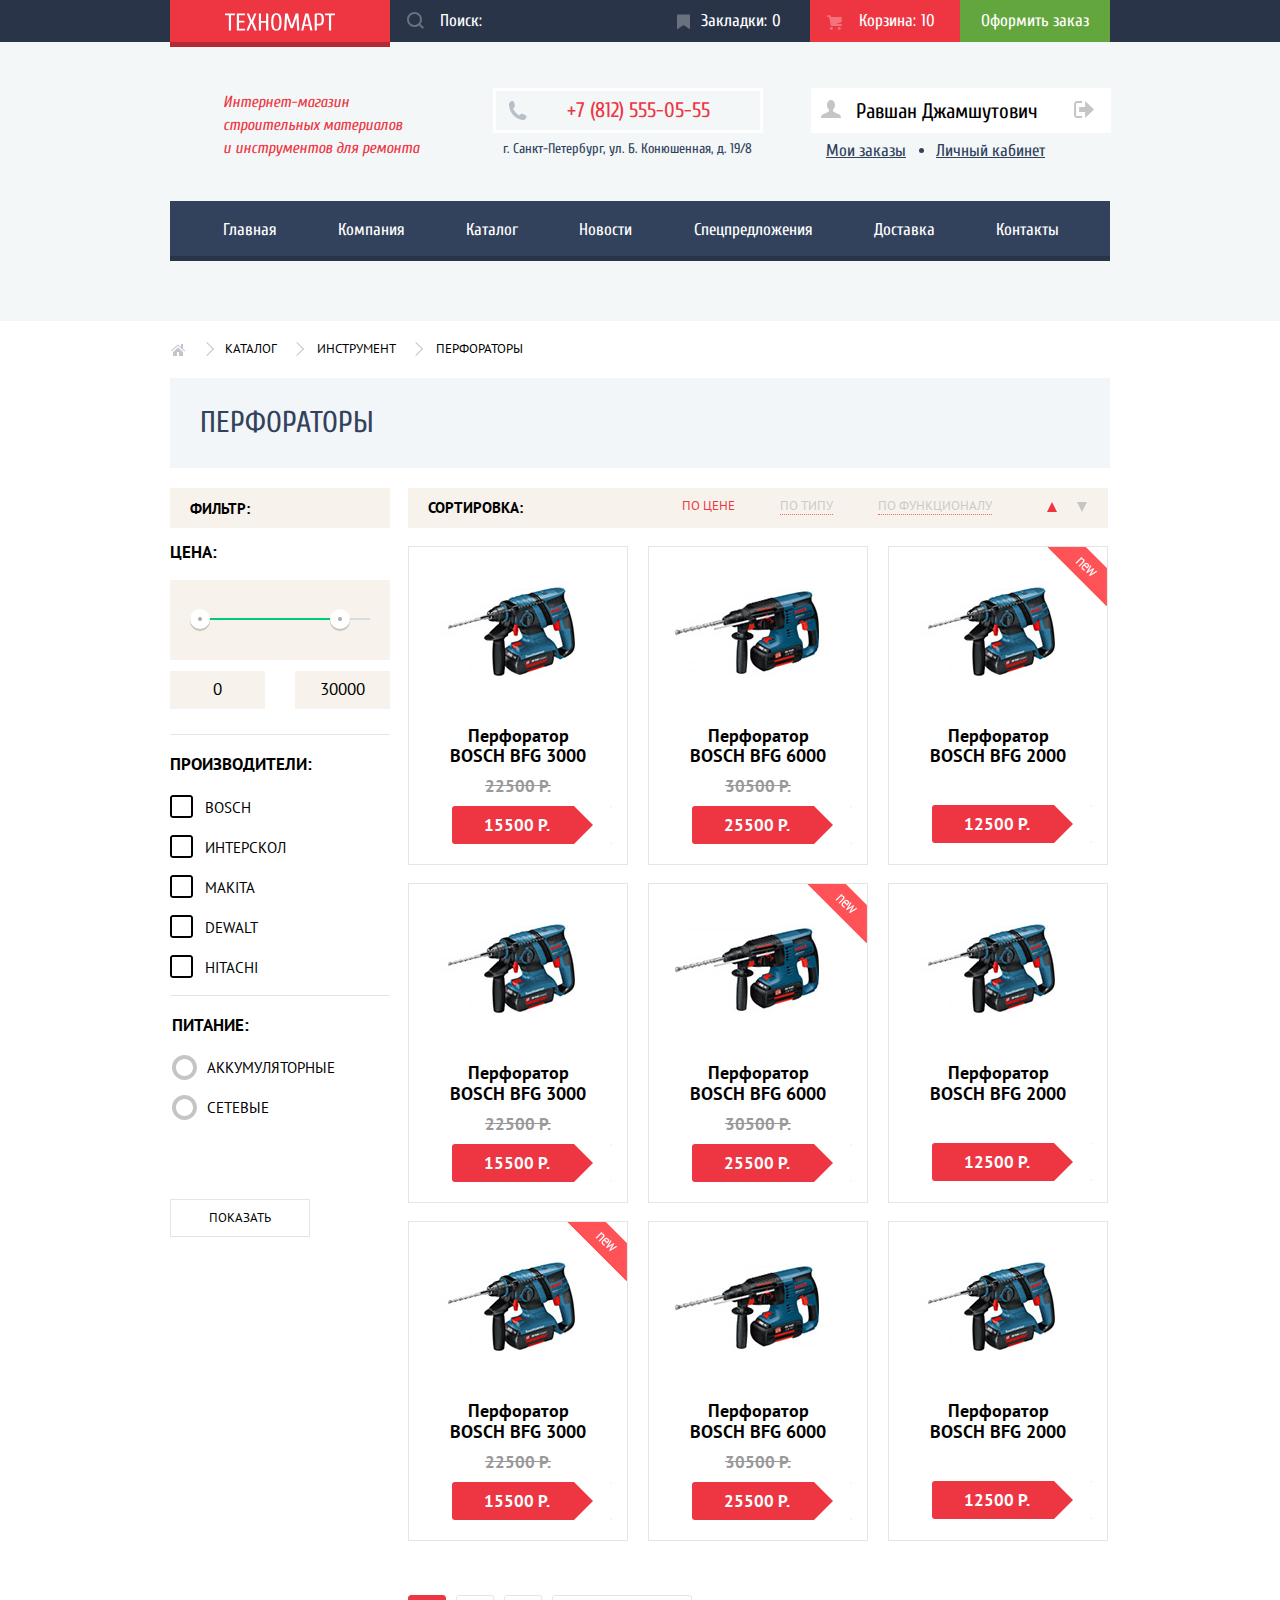
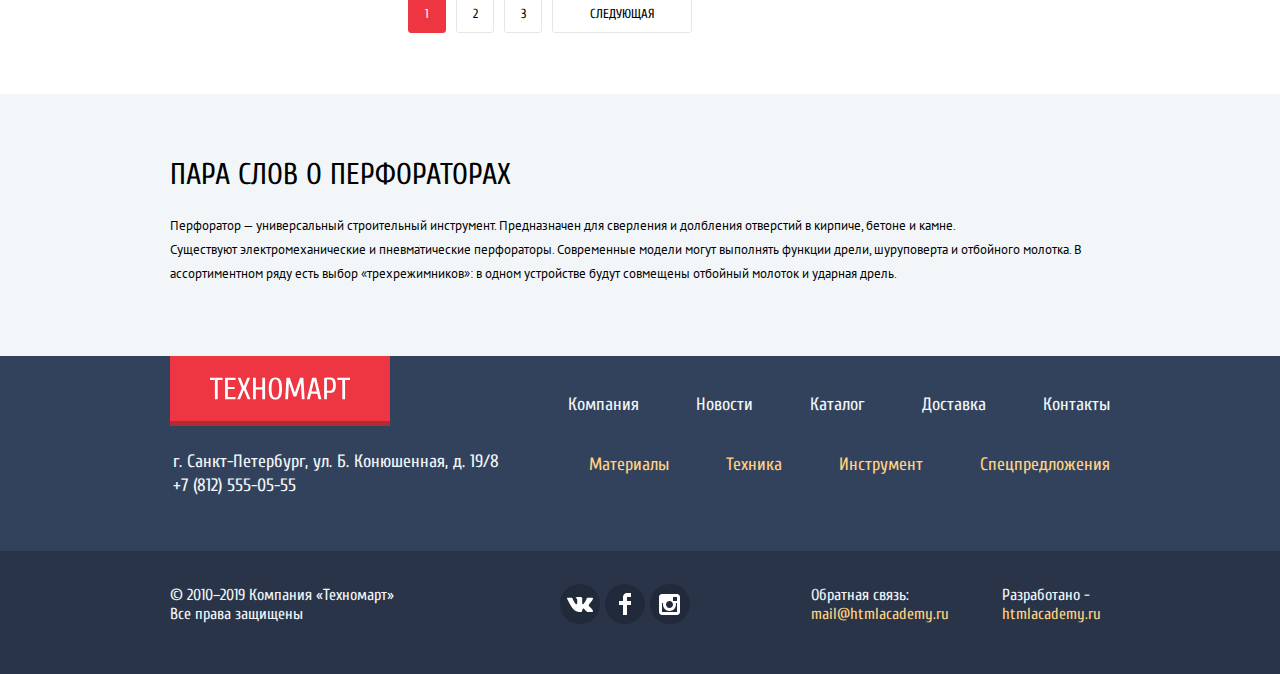
<file: inner.html>
<!DOCTYPE html>
<html lang="ru">

<head>
  <meta charset="utf-8">
  <meta name="viewport" content="initial-scale=1, maximum-scale=1, user-scalable=no">
  <title>Компания «ТЕХНОМАРТ» Настоящий мужской шоппинг начинается здесь!</title>
  <!--ШРИФТЫ-->
  <link href="https://fonts.googleapis.com/css?family=Cuprum:400,400i,700%7CPT+Sans:400,700&amp;subset=cyrillic" rel="stylesheet">
  <!--СТИЛИ-->
  <link rel="stylesheet" type="text/css" href="css/normalize.css">
  <link rel="stylesheet" type="text/css" href="css/style.css">
</head>

<body>
  <header class="page-header">
    <div class="header-top">
      <!--Верх хедера-->
      <div class="container">
        <a class="header-logo" href="index.html"><img src="img/logo-technomart.svg" alt="Техномарт" width="110" height="20"></a>
        <form class="header-search" method="get">
          <button class="search-btn" type="submit">Искать</button>
          <input type="search" id="searchform" class="search-form" placeholder="Поиск:" required>
          <svg class="search-icon-img" version="1.1" xmlns="http://www.w3.org/2000/svg" xmlns:xlink="http://www.w3.org/1999/xlink" x="0px" y="0px" width="17px" height="17px" viewBox="0 0 17 17" enable-background="new 0 0 17 17" xml:space="preserve">
            <g>
            </g>
            <g>
              <path d="M17,15.586l-3.542-3.542C14.421,10.782,15,9.21,15,7.5C15,3.358,11.643,0,7.5,0C3.358,0,0,3.358,0,7.5
  		                    C0,11.643,3.358,15,7.5,15c1.71,0,3.282-0.579,4.544-1.542L15.586,17L17,15.586z M2,7.5C2,4.467,4.467,2,7.5,2
  		                    C10.532,2,13,4.467,13,7.5c0,3.032-2.468,5.5-5.5,5.5C4.467,13,2,10.532,2,7.5z" />
            </g>
          </svg>
        </form>
        <a href="#" class="bookmarks-btn">
          <svg class="bookmarks-icon" version="1.1" xmlns="http://www.w3.org/2000/svg" xmlns:xlink="http://www.w3.org/1999/xlink" x="0px" y="0px" width="14px" height="16px" viewBox="0 0 14 16" enable-background="new 0 0 14 16" xml:space="preserve">
            <path d="M14,15c0,0.55-0.368,0.741-0.818,0.426l-5.363-3.765c-0.45-0.315-1.187-0.315-1.637,0l-5.364,3.765
              C0.368,15.741,0,15.55,0,15V1c0-0.55,0.45-1,1-1h12c0.55,0,1,0.45,1,1V15z" />
          </svg>
          Закладки:<span class="bookmarks-amount">0</span>
        </a>
        <a href="#" class="shopping-cart-btn shopping-cart-btn-fullcart">
          <svg class="shopping-cart-header-icon" version="1.1" xmlns="http://www.w3.org/2000/svg" xmlns:xlink="http://www.w3.org/1999/xlink" x="0px" y="0px" width="15px" height="15px" viewBox="0 0 15 15" enable-background="new 0 0 15 15" xml:space="preserve">
            <g>
              <circle cx="4.5" cy="13.5" r="1.5" />
              <circle cx="12.5" cy="13.5" r="1.5" />
              <polygon points="15,2 4.07,2 3.648,0 0,0 0,2 2.031,2 4.016,11 15,11 15,9 9.441,9 15,6.951   " />
            </g>
          </svg>
          Корзина:<span class="shopping-cart-amount">10</span>
        </a>
        <a href="#" class="order-btn">Оформить заказ</a>
      </div>
    </div>
    <div class="header-main container">
      <!--Середина хедера-->
      <h1 class="page-title">
        Интернет-магазин строительных материалов и&#160;инструментов для ремонта
      </h1>
      <div class="header-contacts">
        <div class="header-contacts-phone-number"><a href="tel:+78125550555">+7 (812) 555-05-55</a></div>
        <p class="header-constacts-address">г. Санкт-Петербург, ул. Б. Конюшенная, д. 19/8</p>
      </div>
      <section class="user-info">
        <!--Информация о пользователе-->
        <h2 class="visually-hidden">Информация о пользователе</h2>
        <div class="user-card">
          <a href="profile.html" class="userprofile">
            <svg class="user-icon-img" version="1.1" xmlns="http://www.w3.org/2000/svg" xmlns:xlink="http://www.w3.org/1999/xlink" x="0px" y="0px" width="20px" height="18px" viewBox="0 0 20 18" enable-background="new 0 0 20 18" xml:space="preserve">
              <path d="M17.881,14.166c-2.144-0.735-4.256-1.666-5.207-2.39c-0.657-0.501-0.77-1.618-0.517-2.415
							c1.118-0.903,1.864-2.477,1.864-4.278C14.021,2.276,12.221,0,10,0S5.979,2.276,5.979,5.083c0,1.801,0.746,3.374,1.863,4.277
							c0.253,0.798,0.141,1.915-0.517,2.416c-0.95,0.724-3.063,1.654-5.207,2.39S0,18,0,18h20C20,18,20.025,14.901,17.881,14.166z" />
            </svg>
            Равшан Джамшутович</a>
          <a href="log-out.html" class="log-out">
            <svg class="log-out-img" version="1.1" xmlns="http://www.w3.org/2000/svg" xmlns:xlink="http://www.w3.org/1999/xlink" x="0px" y="0px" width="21px" height="17px" viewBox="0 0 21 17" enable-background="new 0 0 21 17" xml:space="preserve">
              <g>
                <polygon points="21,8.5 12.125,0 12.125,6 6.125,6 6.125,11 12.125,11 12.125,17 	" />
                <path d="M3.106,13.952V3.048c0.018-0.376,0.171-1.057,1.01-1.057h5.027V0H4.116C1.938,0,1.112,1.81,1.087,3.027
										v10.946C1.112,15.189,1.938,17,4.116,17h5.027v-1.99H4.116C3.277,15.01,3.124,14.327,3.106,13.952z" />
              </g>
            </svg>
          </a>
        </div>
        <ul class="user-menu">
          <li><a href="#">Мои заказы</a></li>
          <li><a href="#">Личный кабинет</a></li>
        </ul>
      </section>
    </div>
    <nav class="site-nav container">
      <!--Меню навигации-->
      <ul>
        <li><a href="index.html" class="site-nav-item">Главная</a></li>
        <li><a href="#" class="site-nav-item">Компания</a></li>
        <li><a href="#" class="site-nav-item">Каталог</a></li>
        <li><a href="#" class="site-nav-item">Новости</a></li>
        <li><a href="#" class="site-nav-item">Спецпредложения</a></li>
        <li><a href="#" class="site-nav-item">Доставка</a></li>
        <li><a href="#" class="site-nav-item">Контакты</a></li>
      </ul>
    </nav>
  </header>
  <main>
    <div class="container">
      <ul class="breadcrumbs">
        <!--Хлебные крошки-->
        <li><a href="index.html" aria-label="Главная" class="breadcrumb-home-page breadcrumb-item">Главная</a></li>
        <li class="breadcrumb-item"><a href="#">Каталог</a></li>
        <li class="breadcrumb-item"><a href="#">Инструмент</a></li>
        <li class="breadcrumb-item breadcrumb-current">Перфораторы</li>
      </ul>
      <h2 class="section-heading-catalog inner-catalog-heading">Перфораторы</h2>
      <div class="filter-catalog-flex">
        <!--Фильтр-->
        <section class="filters">
          <form class="filter-form" name="filter" method="get" action="#">
            <h3 class="filters-heading">Фильтр:</h3>
            <fieldset class="filter-price-range">
              <legend class="filter-section-heading filter-section-heading-price">Цена:</legend>
              <div class="price-range">
                <div class="scale">
                  <div class="bar"></div>
                  <div class="range-toggle range-toggle-min" tabindex="0"></div>
                  <div class="range-toggle range-toggle-max" tabindex="0"></div>
                </div>
              </div>
              <div class="price-inputs">
                <input class="price-input" type="text" name="min-price" value="0">
                <input class="price-input" type="text" name="max-price" value="30000">
              </div>
            </fieldset>
            <fieldset class="filter-producers">
              <legend class="filter-section-heading">Производители:</legend>
              <ul class="filter-list filter-producers-list">
                <li><input type="checkbox" id="producer-1" class="filter-checkbox visually-hidden"><label for="producer-1" class="checkbox-label" tabindex="0">BOSCH</label></li>
                <li><input type="checkbox" id="producer-2" class="filter-checkbox visually-hidden"><label for="producer-2" class="checkbox-label" tabindex="0">ИНТЕРСКОЛ</label></li>
                <li><input type="checkbox" id="producer-3" class="filter-checkbox visually-hidden"><label for="producer-3" class="checkbox-label" tabindex="0">MAKITA</label></li>
                <li><input type="checkbox" id="producer-4" class="filter-checkbox visually-hidden"><label for="producer-4" class="checkbox-label" tabindex="0">DEWALT</label></li>
                <li><input type="checkbox" id="producer-5" class="filter-checkbox visually-hidden"><label for="producer-5" class="checkbox-label" tabindex="0">HITACHI</label></li>
              </ul>
            </fieldset>
            <fieldset class="filter-power">
              <legend class="filter-section-heading">Питание:</legend>
              <ul class="filter-list filter-power-list">
                <li><input name="power" type="radio" id="power1" class="filter-radio visually-hidden"><label for="power1" class="radiobutton-label" tabindex="0">Аккумуляторные</label></li>
                <li><input name="power" type="radio" id="power2" class="filter-radio visually-hidden"><label for="power2" class="radiobutton-label" tabindex="0">Сетевые</label></li>
              </ul>
            </fieldset>
            <button type="submit" name="filter-submit" class="show-filtration-btn">Показать</button>
          </form>
        </section>
        <!--Секция сортировки-->
        <div class="catalog-flex">
          <section class="sorting">
            <h3 class="sorting-heading">Сортировка:</h3>
            <div class="sorting-item-flex-wrapper">
              <ul class="sorting-type sorting-type-group">
                <li><a href="#" class="sorting-item sorting-item-active">По цене</a></li>
                <li><a href="#" class="sorting-item sorting-item-normal">По типу</a></li>
                <li><a href="#" class="sorting-item sorting-item-normal">По функционалу</a></li>
              </ul>
              <ul class="sorting-type">
                <li>
                  <a href="#" class="sorting-item arrow arrow-up arrow-active" title="По возрастанию" aria-label="По возрастанию">По возрастанию</a>
                </li>
                <li>
                  <a href="#" class="sorting-item arrow arrow-down" title="По убыванию" aria-label="По убыванию">По убыванию</a>
                </li>
              </ul>
            </div>
          </section>
          <section class="inner-catalog-section">
            <!--Карточки перфораторов-->
            <h3 class="visually-hidden">Список перфораторов</h3>
            <ul class="catalog inner-catalog">
              <li class="catalog-item" tabindex="0">
                <img src="img/perforator3.jpg" width="218" height="170" alt="Перфоратор BOSCH BFG 3000" class="catalog-item-unhover">
                <div class="catalog-item-hover">
                  <a class="item-buy-btn" href="itemadded.html">
                    <svg class="catalog-item-hover-buy-icon" version="1.1" xmlns="http://www.w3.org/2000/svg" xmlns:xlink="http://www.w3.org/1999/xlink" x="0px" y="0px" width="15px" height="15px" viewBox="0 0 15 15" enable-background="new 0 0 15 15" xml:space="preserve">
                      <g>
                        <circle cx="4.5" cy="13.5" r="1.5" />
                        <circle cx="12.5" cy="13.5" r="1.5" />
                        <polygon points="15,2 4.07,2 3.648,0 0,0 0,2 2.031,2 4.016,11 15,11 15,9 9.441,9 15,6.951   " />
                      </g>
                    </svg>
                    Купить</a>
                  <a href="#" class="item-bookmark-btn">В закладки</a>
                </div>
                <h4 class="catalog-item-title">Перфоратор BOSCH BFG 3000</h4>
                <span class="old-price">22500 Р.</span>
                <span class="new-price">15500 Р.</span>
              </li>
              <li class="catalog-item" tabindex="0">
                <img src="img/perforator2.jpg" width="218" height="170" alt="Перфоратор BOSCH BFG 6000" class="catalog-item-unhover">
                <div class="catalog-item-hover">
                  <a class="item-buy-btn" href="itemadded.html">
                    <svg class="catalog-item-hover-buy-icon" version="1.1" xmlns="http://www.w3.org/2000/svg" xmlns:xlink="http://www.w3.org/1999/xlink" x="0px" y="0px" width="15px" height="15px" viewBox="0 0 15 15" enable-background="new 0 0 15 15" xml:space="preserve">
                      <g>
                        <circle cx="4.5" cy="13.5" r="1.5" />
                        <circle cx="12.5" cy="13.5" r="1.5" />
                        <polygon points="15,2 4.07,2 3.648,0 0,0 0,2 2.031,2 4.016,11 15,11 15,9 9.441,9 15,6.951   " />
                      </g>
                    </svg>
                    Купить</a>
                  <a href="#" class="btn item-bookmark-btn">В закладки</a>
                </div>
                <h4 class="catalog-item-title">Перфоратор BOSCH BFG 6000</h4>
                <span class="old-price">30500 Р.</span>
                <span class="new-price">25500 Р.</span>
              </li>
              <li class="catalog-item" tabindex="0">
                <span class="item-new"><span class="visually-hidden">Новинка!</span></span>
                <img src="img/perforator3.jpg" width="218" height="170" alt="Перфоратор BOSCH BFG 2000" class="catalog-item-unhover">
                <div class="catalog-item-hover">
                  <a class="item-buy-btn" href="itemadded.html">
                    <svg class="catalog-item-hover-buy-icon" version="1.1" xmlns="http://www.w3.org/2000/svg" xmlns:xlink="http://www.w3.org/1999/xlink" x="0px" y="0px" width="15px" height="15px" viewBox="0 0 15 15" enable-background="new 0 0 15 15" xml:space="preserve">
                      <g>
                        <circle cx="4.5" cy="13.5" r="1.5" />
                        <circle cx="12.5" cy="13.5" r="1.5" />
                        <polygon points="15,2 4.07,2 3.648,0 0,0 0,2 2.031,2 4.016,11 15,11 15,9 9.441,9 15,6.951   " />
                      </g>
                    </svg>
                    Купить</a>
                  <a href="#" class="btn item-bookmark-btn">В закладки</a>
                </div>
                <h4 class="catalog-item-title">Перфоратор BOSCH BFG 2000</h4>
                <span class="old-price"></span>
                <span class="new-price">12500 Р.</span>
              </li>
              <li class="catalog-item" tabindex="0">
                <img src="img/perforator3.jpg" width="218" height="170" alt="Перфоратор BOSCH BFG 3000" class="catalog-item-unhover">
                <div class="catalog-item-hover">
                  <a class="item-buy-btn" href="itemadded.html">
                    <svg class="catalog-item-hover-buy-icon" version="1.1" id="Layer_1" xmlns="http://www.w3.org/2000/svg" xmlns:xlink="http://www.w3.org/1999/xlink" x="0px" y="0px" width="15px" height="15px" viewBox="0 0 15 15" enable-background="new 0 0 15 15" xml:space="preserve">
                      <g>
                        <circle cx="4.5" cy="13.5" r="1.5" />
                        <circle cx="12.5" cy="13.5" r="1.5" />
                        <polygon points="15,2 4.07,2 3.648,0 0,0 0,2 2.031,2 4.016,11 15,11 15,9 9.441,9 15,6.951   " />
                      </g>
                    </svg>
                    Купить</a>
                  <a href="#" class="btn item-bookmark-btn">В закладки</a>
                </div>
                <h4 class="catalog-item-title">Перфоратор BOSCH BFG 3000</h4>
                <span class="old-price">22500 Р.</span>
                <span class="new-price">15500 Р.</span>
              </li>
              <li class="catalog-item" tabindex="0">
                <span class="item-new"><span class="visually-hidden">Новинка!</span></span>
                <img src="img/perforator2.jpg" width="218" height="170" alt="Перфоратор BOSCH BFG 6000" class="catalog-item-unhover">
                <div class="catalog-item-hover">
                  <a class="item-buy-btn" href="itemadded.html">
                    <svg class="catalog-item-hover-buy-icon" version="1.1" xmlns="http://www.w3.org/2000/svg" xmlns:xlink="http://www.w3.org/1999/xlink" x="0px" y="0px" width="15px" height="15px" viewBox="0 0 15 15" enable-background="new 0 0 15 15" xml:space="preserve">
                      <g>
                        <circle cx="4.5" cy="13.5" r="1.5" />
                        <circle cx="12.5" cy="13.5" r="1.5" />
                        <polygon points="15,2 4.07,2 3.648,0 0,0 0,2 2.031,2 4.016,11 15,11 15,9 9.441,9 15,6.951   " />
                      </g>
                    </svg>
                    Купить</a>
                  <a href="#" class="btn item-bookmark-btn">В закладки</a>
                </div>
                <h4 class="catalog-item-title">Перфоратор BOSCH BFG 6000</h4>
                <span class="old-price">30500 Р.</span>
                <span class="new-price">25500 Р.</span>
              </li>
              <li class="catalog-item" tabindex="0">
                <img src="img/perforator3.jpg" width="218" height="170" alt="Перфоратор BOSCH BFG 2000" class="catalog-item-unhover">
                <div class="catalog-item-hover">
                  <a class="item-buy-btn" href="itemadded.html">
                    <svg class="catalog-item-hover-buy-icon" version="1.1" xmlns="http://www.w3.org/2000/svg" xmlns:xlink="http://www.w3.org/1999/xlink" x="0px" y="0px" width="15px" height="15px" viewBox="0 0 15 15" enable-background="new 0 0 15 15" xml:space="preserve">
                      <g>
                        <circle cx="4.5" cy="13.5" r="1.5" />
                        <circle cx="12.5" cy="13.5" r="1.5" />
                        <polygon points="15,2 4.07,2 3.648,0 0,0 0,2 2.031,2 4.016,11 15,11 15,9 9.441,9 15,6.951   " />
                      </g>
                    </svg>
                    Купить</a>
                  <a href="#" class="btn item-bookmark-btn">В закладки</a>
                </div>
                <h4 class="catalog-item-title">Перфоратор BOSCH BFG 2000</h4>
                <span class="old-price"></span>
                <span class="new-price">12500 Р.</span>
              </li>
              <li class="catalog-item" tabindex="0">
                <span class="item-new"><span class="visually-hidden">Новинка!</span></span>
                <img src="img/perforator3.jpg" width="218" height="170" alt="Перфоратор BOSCH BFG 3000" class="catalog-item-unhover">
                <div class="catalog-item-hover">
                  <a class="item-buy-btn" href="itemadded.html">
                    <svg class="catalog-item-hover-buy-icon" version="1.1" xmlns="http://www.w3.org/2000/svg" xmlns:xlink="http://www.w3.org/1999/xlink" x="0px" y="0px" width="15px" height="15px" viewBox="0 0 15 15" enable-background="new 0 0 15 15" xml:space="preserve">
                      <g>
                        <circle cx="4.5" cy="13.5" r="1.5" />
                        <circle cx="12.5" cy="13.5" r="1.5" />
                        <polygon points="15,2 4.07,2 3.648,0 0,0 0,2 2.031,2 4.016,11 15,11 15,9 9.441,9 15,6.951   " />
                      </g>
                    </svg>
                    Купить</a>
                  <a href="#" class="btn item-bookmark-btn">В закладки</a>
                </div>
                <h4 class="catalog-item-title">Перфоратор BOSCH BFG 3000</h4>
                <span class="old-price">22500 Р.</span>
                <span class="new-price">15500 Р.</span>
              </li>
              <li class="catalog-item" tabindex="0">
                <img src="img/perforator2.jpg" width="218" height="170" alt="Перфоратор BOSCH BFG 6000" class="catalog-item-unhover">
                <div class="catalog-item-hover">
                  <a class="item-buy-btn" href="itemadded.html">
                    <svg class="catalog-item-hover-buy-icon" version="1.1" xmlns="http://www.w3.org/2000/svg" xmlns:xlink="http://www.w3.org/1999/xlink" x="0px" y="0px" width="15px" height="15px" viewBox="0 0 15 15" enable-background="new 0 0 15 15" xml:space="preserve">
                      <g>
                        <circle cx="4.5" cy="13.5" r="1.5" />
                        <circle cx="12.5" cy="13.5" r="1.5" />
                        <polygon points="15,2 4.07,2 3.648,0 0,0 0,2 2.031,2 4.016,11 15,11 15,9 9.441,9 15,6.951   " />
                      </g>
                    </svg>
                    Купить</a>
                  <a href="#" class="btn item-bookmark-btn">В закладки</a>
                </div>
                <h4 class="catalog-item-title">Перфоратор BOSCH BFG 6000</h4>
                <span class="old-price">30500 Р.</span>
                <span class="new-price">25500 Р.</span>
              </li>
              <li class="catalog-item" tabindex="0">
                <img src="img/perforator3.jpg" width="218" height="170" alt="Перфоратор BOSCH BFG 2000" class="catalog-item-unhover">
                <div class="catalog-item-hover">
                  <a class="item-buy-btn" href="itemadded.html">
                    <svg class="catalog-item-hover-buy-icon" version="1.1" xmlns="http://www.w3.org/2000/svg" xmlns:xlink="http://www.w3.org/1999/xlink" x="0px" y="0px" width="15px" height="15px" viewBox="0 0 15 15" enable-background="new 0 0 15 15" xml:space="preserve">
                      <g>
                        <circle cx="4.5" cy="13.5" r="1.5" />
                        <circle cx="12.5" cy="13.5" r="1.5" />
                        <polygon points="15,2 4.07,2 3.648,0 0,0 0,2 2.031,2 4.016,11 15,11 15,9 9.441,9 15,6.951   " />
                      </g>
                    </svg>
                    Купить</a>
                  <a href="#" class="btn item-bookmark-btn">В закладки</a>
                </div>
                <h4 class="catalog-item-title">Перфоратор BOSCH BFG 2000</h4>
                <span class="old-price"></span>
                <span class="new-price">12500 Р.</span>
              </li>
            </ul>
            <ul class="pagination">
              <li class="pagination-btn pagination-btn-current">1</li>
              <li><a href="#" class="pagination-btn pagination-btn-normal">2</a></li>
              <li><a href="#" class="pagination-btn pagination-btn-normal">3</a></li>
              <li><a href="#" class="pagination-btn pagination-btn-normal pagination-btn-next">Следующая</a></li>
            </ul>
          </section>
        </div>
      </div>
    </div>
    <section class="about-items">
      <div class="container">
        <h2 class="section-heading">Пара слов о перфораторах</h2>
        <div class="about-items-description">
          <p>Перфоратор — универсальный строительный инструмент. Предназначен для сверления и долбления отверстий в кирпиче, бетоне и камне.</p>
          <p>Существуют электромеханические и пневматические перфораторы. Современные модели могут выполнять функции дрели, шуруповерта и отбойного молотка. В ассортиментном ряду есть выбор «трехрежимников»: в одном устройстве будут совмещены отбойный молоток и ударная дрель.</p>
        </div>
      </div>
    </section>
    <div class="popup-overlay visually-hidden"></div>
    <section class="cart-add-popup visually-hidden popup">
      <h2 class="cart-add-popup-item-added">Товар добавлен в корзину!</h2>
      <ul class="popup-buttons">
        <li><a href="#" class="to-all-btn to-all-btn-3">Оформить заказ</a></li>
        <li><a href="#" class="continue-shopping-btn">Продолжить покупки</a></li>
      </ul>
      <button class="close-popup" aria-label="Закрыть окно" type="button"></button>
    </section>
  </main>
  <footer class="page-footer">
    <div class="footer-top">
      <!--Верх футера-->
      <div class="container">
        <div class="footer-companyinfo">
          <a class="footer-logo" href="index.html"><img src="img/logo-technomart.svg" alt="Техномарт" width="140" height="25"></a>
          <p class="footer-contacts-address">г. Санкт-Петербург, ул. Б. Конюшенная, д. 19/8</p>
          <p class="footer-contacts-phone-number"><a href="tel:+78125550555">+7 (812) 555-05-55</a></p>
        </div>
        <div class="footer-nav">
          <!--Навигация в футере-->
          <ul class="footer-main-nav">
            <li class="footer-nav-item"><a href="#">Компания</a></li>
            <li class="footer-nav-item"><a href="#">Новости</a></li>
            <li class="footer-nav-item"><a href="inner.html">Каталог</a></li>
            <li class="footer-nav-item"><a href="#">Доставка</a></li>
            <li class="footer-nav-item"><a href="#">Контакты</a></li>
          </ul>
          <ul class="footer-special-nav">
            <li class="footer-nav-item"><a href="#">Материалы</a></li>
            <li class="footer-nav-item"><a href="#">Техника</a></li>
            <li class="footer-nav-item"><a href="#">Инструмент</a></li>
            <li class="footer-nav-item"><a href="#">Спецпредложения</a></li>
          </ul>
        </div>
      </div>
    </div>
    <div class="footer-bottom">
      <!--Низ футера-->
      <div class="container">
        <p class="copyright footer-copyright">
          © 2010–2019 Компания «Техномарт»
          Все права защищены
        </p>
        <div class="footer-social">
          <!--Соц сети-->
          <ul>
            <li class="social-btn"><a class="social-btn-vk" href="https://vk.com"><span class="visually-hidden">ВКонтакте</span></a></li>
            <li class="social-btn"><a class="social-btn-fb" href="https://facebook.com"><span class="visually-hidden">Facebook</span></a></li>
            <li class="social-btn"><a class="social-btn-inst" href="https://instagram.com"><span class="visually-hidden">Instagram</span></a></li>
          </ul>
        </div>
        <p class="footer-feedback">Обратная связь: <a href="mailto:mail@htmlacademy.ru">mail@htmlacademy.ru</a></p>
        <p class="footer-dev-link">Разработано - <a href="https://htmlacademy.ru/intensive/htmlcss">htmlacademy.ru</a></p>
      </div>
    </div>
  </footer>
  <script src="js/script.js"></script>
</body>

</html>
</file>
<file: css/style.css>
*,*::before,*::after{-webkit-box-sizing:inherit;box-sizing:inherit}html{-webkit-box-sizing:border-box;box-sizing:border-box}body{margin:0;font-family:"PT Sans","Trebuchet MS",sans-serif}a{color:inherit;text-decoration:none}.visually-hidden{position:absolute;clip:rect(0 0 0 0);width:1px;height:1px;margin:-1px}.container{width:940px;margin:0 auto}.show{display:block}.page-header{background-color:#f3f7f8;padding-bottom:60px;font-size:17px;font-family:"Cuprum","Arial",sans-serif}.header-top{display:-webkit-box;display:-ms-flexbox;display:flex;-webkit-box-orient:horizontal;-webkit-box-direction:normal;-ms-flex-direction:row;flex-direction:row;-webkit-box-align:start;-ms-flex-align:start;align-items:flex-start;-ms-flex-pack:distribute;justify-content:space-around;padding:0;width:100%;min-height:42px;border:none;background-color:#293449;color:white}.header-top .container{display:-webkit-box;display:-ms-flexbox;display:flex;-ms-flex-wrap:wrap;flex-wrap:wrap}.header-logo{display:block;width:220px;min-height:47px;position:absolute;border-bottom:5px solid #b52933;background-color:#ee3643;text-align:center;padding-top:12px}.header-logo:hover,.header-logo:focus{background-color:#ca2c37;border-bottom:5px solid #9a212a}.header-logo:active{background-color:#ba2732;border-bottom:5px solid #8e1e26}.header-search{width:270px;min-height:42px;display:-webkit-box;display:-ms-flexbox;display:flex;position:relative;margin-left:220px}.search-btn{position:absolute;width:17px;min-height:17px;top:12px;left:17px;background-color:transparent;border:none;z-index:2;cursor:pointer;font-size:0}.search-icon-img{position:absolute;top:12px;left:17px;z-index:1}.search-form{width:270px;min-height:42px;border:none;padding-left:50px;background-color:transparent;color:white;position:relative}.search-form::-webkit-input-placeholder{color:white;opacity:1}.search-form::-ms-input-placeholder{color:white;opacity:1}.search-form:-ms-input-placeholder{color:white;opacity:1}.search-form::placeholder{color:white;opacity:1}.search-form::-ms-input-placeholder{color:white}.header-search:hover{background-color:#212a3a}.search-icon-img{fill:rgba(255,255,255,.3)}.search-form:hover~.search-icon-img,.search-icon-img:hover,.search-btn:hover~.search-icon-img{fill:white}.search-form:focus{background:white;outline:none;color:black}.search-form:focus~.search-icon-img{fill:#ee3643}.search-form:-webkit-autofill{-webkit-box-shadow:0 0 0 1000px #212a3a inset;-webkit-text-fill-color:white}.search-form:-webkit-autofill:hover{-webkit-box-shadow:0 0 0 1000px #293449 inset;-webkit-text-fill-color:white}.search-form:-webkit-autofill:focus{-webkit-text-fill-color:black;-webkit-box-shadow:0 0 0 1000px white inset;-webkit-transition:background-color 5000s ease-in-out 0s;-o-transition:background-color 5000s ease-in-out 0s;transition:background-color 5000s ease-in-out 0s}input[type=text]::-ms-clear{display:none;width:0;height:0}input[type=text]::-ms-reveal{display:none;width:0;height:0}input[type="search"]::-webkit-search-decoration,input[type="search"]::-webkit-search-cancel-button,input[type="search"]::-webkit-search-results-button,input[type="search"]::-webkit-search-results-decoration{display:none}.bookmarks-btn{width:150px;min-height:42px;background-color:transparent;-webkit-box-align:center;-ms-flex-align:center;align-items:center;text-align:center;display:-webkit-box;display:-ms-flexbox;display:flex;overflow:hidden}.bookmarks-btn-bookmarkadded{background-color:#ee3643}.bookmarks-icon{margin:12px 11px 10px 17px;fill:rgba(255,255,255,.3)}.bookmarks-amount{margin-left:5px;overflow:hidden;-o-text-overflow:ellipsis;text-overflow:ellipsis;width:40px;display:block;text-align:left}.bookmarks-btn:hover,.bookmarks-btn:focus{background-color:#212a3a}.bookmarks-btn:hover .bookmarks-icon,.bookmarks-icon:hover{fill:white}.bookmarks-btn:active{background-color:#161d29;color:#8b8e94}.bookmarks-btn:active .bookmarks-icon,.bookmarks-icon:active{fill:rgba(255,255,255,.5)}.shopping-cart-btn{width:150px;min-height:42px;background-color:transparent;text-align:center;display:-webkit-box;display:-ms-flexbox;display:flex;-webkit-box-align:center;-ms-flex-align:center;align-items:center;overflow:hidden}.shopping-cart-amount{margin-left:5px;overflow:hidden;-o-text-overflow:ellipsis;text-overflow:ellipsis;width:40px;display:block;text-align:left}.shopping-cart-header-icon{margin:12px 17px 10px 17px;fill:rgba(255,255,255,.3)}.shopping-cart-btn:hover,.shopping-cart-btn:focus{background-color:#212a3a}.shopping-cart-btn:hover .shopping-cart-header-icon,.shopping-cart-header-icon:hover{fill:white}.shopping-cart-btn:active{background-color:#161d29;color:#8b8e94}.shopping-cart-btn:active .shopping-cart-header-icon,.shopping-cart-header-icon:active{fill:rgba(255,255,255,.5)}.shopping-cart-btn-fullcart{background-color:#ee3643}.order-btn{width:150px;height:42px;background-color:#63a63e;display:-webkit-box;display:-ms-flexbox;display:flex;-webkit-box-align:center;-ms-flex-align:center;align-items:center;-webkit-box-pack:center;-ms-flex-pack:center;justify-content:center;text-align:center;overflow:hidden;-ms-flex-wrap:wrap;flex-wrap:wrap}.order-btn:hover,.order-btn:focus{background-color:#5fbb2d}.order-btn:active{background-color:#518534;color:#a8c29a}.header-main{display:-webkit-box;display:-ms-flexbox;display:flex;-webkit-box-pack:start;-ms-flex-pack:start;justify-content:flex-start;padding-top:46px;padding-bottom:40px;padding-left:53px;min-height:75px}.page-title{min-width:215px;margin:0;margin-bottom:auto;padding-top:3px;margin-right:55px;color:#ee3643;font-style:italic;font-size:16px;line-height:23px;font-weight:400}.header-contacts{margin-bottom:auto;display:-webkit-box;display:-ms-flexbox;display:flex;-webkit-box-orient:vertical;-webkit-box-direction:normal;-ms-flex-direction:column;flex-direction:column}.header-contacts-phone-number{width:270px;min-height:45px;padding-left:20px;border:3px solid white;background:url(../img/icon-phone.svg) no-repeat 5% 50%;color:#ee3643;font-size:21px;display:-webkit-box;display:-ms-flexbox;display:flex;-webkit-box-align:center;-ms-flex-align:center;align-items:center;-webkit-box-pack:center;-ms-flex-pack:center;justify-content:center;-webkit-box-orient:vertical;-webkit-box-direction:normal;-ms-flex-direction:column;flex-direction:column}.header-constacts-address{display:block;width:278px;margin:8px 0 auto 0;padding-left:10px;color:#32425c;font-size:14px}.user-nav{margin-bottom:auto;margin-left:60px}.user-nav ul{padding:0;margin:0;width:280px;list-style:none;display:-webkit-box;display:-ms-flexbox;display:flex;-webkit-box-pack:justify;-ms-flex-pack:justify;justify-content:space-between;-ms-flex-line-pack:start;align-content:flex-start;-ms-flex-wrap:wrap;flex-wrap:wrap;margin-top:-8px}.user-nav-item{margin-top:8px}.user-btn{display:-webkit-box;display:-ms-flexbox;display:flex;-webkit-box-align:center;-ms-flex-align:center;align-items:center;width:120px;min-height:45px;background-color:white;color:black;font-size:21px;text-align:center;overflow:hidden;-ms-flex-wrap:wrap;flex-wrap:wrap}.login-icon{margin:13px 12px 10px 13px;fill:#c5c5c5}.user-btn:hover,.user-btn:focus{color:#ee3643}.user-btn:hover .login-icon,.user-btn:focus .login-icon,.login-icon:hover{fill:#32425c}.user-btn:active{color:#c5c5c5}.user-btn:active .login-icon,.login-icon:active{fill:#c5c5c5}.user-login-btn{width:120px}.user-register-btn{width:150px;-webkit-box-pack:center;-ms-flex-pack:center;justify-content:center;padding-bottom:10px;padding-top:10px}.user-info{margin-left:40px;margin-top:-8px}.user-card{display:-webkit-box;display:-ms-flexbox;display:flex;-ms-flex-pack:distribute;justify-content:space-around;-webkit-box-align:end;-ms-flex-align:end;align-items:flex-end;width:300px;height:45px;background-color:white;padding-bottom:10px;margin-top:8px}.userprofile{font-size:21px;margin-left:-20px;display:block;overflow:hidden;-o-text-overflow:ellipsis;text-overflow:ellipsis;white-space:nowrap;max-width:250px}.userprofile:active{color:rgba(0,0,0,.3)}.userprofile:hover .user-icon-img{fill:#32425c}.userprofile:active .user-icon-img{fill:#c5c5c5}.user-icon-img{margin:12px 10px 0 13px;fill:#c5c5c5}.log-out-img{margin:14px 0 0 0;fill:#c5c5c5}.log-out-img:hover,.log-out-img:focus,.user-icon-img:hover,.user-icon-img:focus{fill:#32425c}.log-out-img:active{fill:#c5c5c5}.user-icon-img:active{fill:#c5c5c5}.user-menu{color:#32425c;width:90%;margin:0;padding:0;margin-top:8px;margin-left:15px;margin-right:15px;display:-webkit-box;display:-ms-flexbox;display:flex;-ms-flex-wrap:wrap;flex-wrap:wrap;overflow:hidden}.user-menu a{text-decoration:underline}.user-menu a:hover,.user-menu a:focus{color:#ee3643}.user-menu a:active{color:rgba(0,0,0,.3)}.user-menu li:nth-of-type(odd){list-style:none;margin-right:30px}.site-nav{background-color:#32425c;color:white}.site-nav ul{display:-webkit-box;display:-ms-flexbox;display:flex;-ms-flex-pack:distribute;justify-content:space-around;-webkit-box-align:stretch;-ms-flex-align:stretch;align-items:stretch;min-height:60px;margin:0;list-style:none;padding-left:21px;padding-right:21px;border-bottom:5px solid #293449;overflow:hidden;-ms-flex-wrap:wrap;flex-wrap:wrap}.site-nav li{display:-webkit-box;display:-ms-flexbox;display:flex}.site-nav-item{padding:19px 17px 17px 19px;display:block}.site-nav-item:hover,.site-nav-item:focus{background-color:#293449}.site-nav-item:active{background-color:#293449;color:#868c95}main{font-family:"PT Sans","Trebuchet MS",sans-serif;font-size:13px}.section-heading{color:black;font-family:"Cuprum","Arial",sans-serif;font-size:30px;line-height:30px;text-transform:uppercase;font-weight:400;margin:0}.section-heading-catalog{color:#32425c;font-family:"Cuprum","Arial",sans-serif;font-size:30px;line-height:30px;text-transform:uppercase;font-weight:400;margin:0}.to-all-btn{display:-webkit-box;display:-ms-flexbox;display:flex;-webkit-box-pack:center;-ms-flex-pack:center;justify-content:center;-webkit-box-align:center;-ms-flex-align:center;align-items:center;padding:10px;width:220px;min-height:38px;border-radius:3px;background-color:#ee3643;color:white;font-size:14px;font-family:"Cuprum","Arial",sans-serif;text-transform:uppercase;text-align:center}.to-all-btn:hover,.to-all-btn:focus{background-color:#ca2c37}.to-all-btn:active{background-color:#ba2732}.to-all-btn-1{width:300px}.to-all-btn-2{width:250px}.to-all-btn-3{width:220px}.to-all-btn-4{width:195px}.promo{padding-top:60px;padding-bottom:51px}.promo-cards-top{list-style:none;margin:0;padding:0;margin-top:-20px;display:-webkit-box;display:-ms-flexbox;display:flex;-webkit-box-pack:justify;-ms-flex-pack:justify;justify-content:space-between;-ms-flex-wrap:wrap;flex-wrap:wrap}.promo-cards-bottom{display:-webkit-box;display:-ms-flexbox;display:flex;-webkit-box-pack:justify;-ms-flex-pack:justify;justify-content:space-between;-ms-flex-wrap:wrap;flex-wrap:wrap}.promo-cards-right{list-style:none;margin:0;padding:0;display:-webkit-box;display:-ms-flexbox;display:flex;-webkit-box-orient:vertical;-webkit-box-direction:normal;-ms-flex-direction:column;flex-direction:column}.promo-cards-right .promo-item{margin-top:18px}.promo-cards-slider{list-style:none;margin:0;padding:0;margin-top:18px}.promo-item{width:300px;min-height:125px;position:relative;display:-webkit-box;display:-ms-flexbox;display:flex;-webkit-box-orient:vertical;-webkit-box-direction:normal;-ms-flex-direction:column;flex-direction:column;background-repeat:no-repeat;color:white;margin-top:20px;padding:22px}.promo-card-heading{font-size:24px;font-weight:700;font-family:"Cuprum","Arial",sans-serif;margin:0;overflow:hidden;-o-text-overflow:ellipsis;text-overflow:ellipsis;width:140px}.promo-btn{display:-webkit-box;display:-ms-flexbox;display:flex;-webkit-box-align:center;-ms-flex-align:center;align-items:center;-webkit-box-pack:center;-ms-flex-pack:center;justify-content:center;width:135px;min-height:38px;background-color:rgba(0,0,0,.1);border-radius:3px;font-size:14px;font-family:"Cuprum","Arial",sans-serif;text-transform:uppercase;margin-left:2px;margin-top:14px;padding:10px;text-align:center}.promo-btn:hover,.promo-btn:focus{background-color:rgba(0,0,0,.2)}.promo-btn:active{background-color:rgba(0,0,0,.3)}.promo-item-materials{background-color:#ffbf47;background-image:url(../img/icon-1.svg);background-position:83% 50%}.promo-item-instrument{background-color:#3bbce3;background-image:url(../img/icon-2.svg);background-position:88% 53%}.promo-item-tech{background-color:#dc91d8;background-image:url(../img/icon-3.svg);background-position:86% 47%}.promo-item-sale{background-color:#8ed78f;background-image:url(../img/icon-4.svg);background-position:82% 47%}.promo-item-delivery{background-color:#ffc047;background-image:url(../img/icon-5.svg);background-position:87% 54%}.promo-item-slider{width:620px;min-height:268px;background-color:#3bbce3;background-position:top center;background-repeat:no-repeat;background-size:cover;color:white;position:relative}.promo-item-slider-drill{background-image:url(../img/drill-man.jpg)}.promo-item-slider-perforator{display:none;background-image:url(../img/perforator-man.jpg)}.promo-slider-heading{font-size:36px;font-weight:700;font-family:"Cuprum","Arial",sans-serif;text-transform:uppercase;margin:0;padding-left:23px;padding-right:23px;padding-top:21px;overflow:hidden;-o-text-overflow:ellipsis;text-overflow:ellipsis}.promo-slider-description{font-size:18px;font-family:"Cuprum","Arial",sans-serif;margin:0;margin-top:3px;margin-left:24px;max-height:40px;overflow:hidden;-o-text-overflow:ellipsis;text-overflow:ellipsis}.promo-slider-opencatalog-btn{position:absolute;left:24px;bottom:24px}.promo-slider-back-btn{position:absolute;left:30px;top:120px;width:30px;min-height:30px;border:3px solid white;border-right:none;border-top:none;background-color:transparent;-webkit-transform:rotate(45deg);-ms-transform:rotate(45deg);transform:rotate(45deg);cursor:pointer}.promo-slider-forward-btn{position:absolute;right:30px;top:120px;width:30px;min-height:30px;border:3px solid white;border-right:none;border-top:none;background-color:transparent;-webkit-transform:rotate(225deg);-ms-transform:rotate(225deg);transform:rotate(225deg);cursor:pointer}.promo-slider-controls{list-style:none;margin:0;padding:0;display:-webkit-box;display:-ms-flexbox;display:flex;position:absolute;top:220px;left:287px}.promo-slider-control{width:10px;height:10px;background-color:white;border:2px solid white;border-radius:50%;margin-left:10px}.promo-slider-control-active{background-color:#ee3643;border:2px solid white}.popular{padding-bottom:85px}.popular-heading-container{background:#f9f5f0;display:-webkit-box;display:-ms-flexbox;display:flex;-webkit-box-pack:justify;-ms-flex-pack:justify;justify-content:space-between;-webkit-box-align:center;-ms-flex-align:center;align-items:center;padding-left:28px;padding-top:26px;padding-right:28px;padding-bottom:25px;min-height:89px;-ms-flex-wrap:wrap;flex-wrap:wrap}.popular-catalog{margin:0;margin-bottom:20px}.producers{list-style:none;padding:0;margin:0;display:-webkit-box;display:-ms-flexbox;display:flex;-ms-flex-wrap:wrap;flex-wrap:wrap;-webkit-box-pack:justify;-ms-flex-pack:justify;justify-content:space-between}.producers li{display:-webkit-box;display:-ms-flexbox;display:flex}.producer-item{display:block;width:220px;min-height:145px;border:1px solid #eaeaea;display:-webkit-box;display:-ms-flexbox;display:flex;-webkit-box-orient:vertical;-webkit-box-direction:normal;-ms-flex-direction:column;flex-direction:column;-webkit-box-pack:center;-ms-flex-pack:center;justify-content:center;margin-top:20px}.producer-img{display:block;margin:20px auto}.producer-item:hover,.producer-item:focus{-webkit-box-shadow:0 10px 25px rgba(41,52,73,.5);box-shadow:0 10px 25px rgba(41,52,73,.5)}.producer-item:active .producer-img{opacity:.3}.producer-item:active{-webkit-box-shadow:0 4px 10px rgba(41,52,73,.5);box-shadow:0 4px 10px rgba(41,52,73,.5)}.services{background-color:#f4f8f9;min-height:521px}.section-heading-services{margin-top:5px}.services-columns{display:-webkit-box;display:-ms-flexbox;display:flex;-webkit-box-pack:justify;-ms-flex-pack:justify;justify-content:space-between;-webkit-box-align:start;-ms-flex-align:start;align-items:flex-start}.services .container{padding-top:60px}.services-description{width:400px;margin:0;margin-top:26px;margin-bottom:70px;line-height:24px}.services-slider{padding:0;margin:0;list-style:none;-ms-flex-item-align:start;align-self:flex-start;position:relative;margin-bottom:0;z-index:1;min-height:189px;padding-bottom:50px;position:relative}.services-slider::after{position:absolute;min-height:320px;height:140%;background:-webkit-radial-gradient(right center,ellipse,rgba(0,0,0,.4) 2%,rgba(255,255,255,0) 55%);background:-o-radial-gradient(right center,ellipse,rgba(0,0,0,.4) 2%,rgba(255,255,255,0) 55%);background:radial-gradient(ellipse at right center,rgba(0,0,0,.4) 2%,rgba(255,255,255,0) 55%);width:10px;top:-27%;bottom:0%;left:96%;content:"";z-index:2}.services-slider-item{width:240px;min-height:62px;padding-left:20px;padding-top:17px;padding-right:20px;background-color:#32425c;border-top:1px solid #405069;border-bottom:1px solid #293449;color:white;font-size:21px;font-weight:700;font-family:"Cuprum","Arial",sans-serif;overflow:hidden;-o-text-overflow:ellipsis;text-overflow:ellipsis;cursor:pointer}.services-slider-item-active{background-color:white;color:#32425c;border-top:none;border-bottom:none;cursor:default}.services-slider-item-normal:hover{background-color:#293449}.service-description{list-style:none;margin:0;padding:0;padding-left:80px;min-height:287px;-ms-flex-item-align:start;align-self:flex-start}.service-description-item{width:700px;-ms-flex-item-align:start;align-self:flex-start;min-height:287px}.service-description-item h3{font-size:36px;font-family:"Cuprum","Arial",sans-serif;color:#32425c;text-transform:uppercase;font-weight:400;margin:0}.service-description-item p{min-height:100px;line-height:24px;margin:0;width:355px;padding-top:18px;padding-bottom:50px}.service-description-delivery{background-image:url(../img/car-delivery.png);background-repeat:no-repeat;background-position:66% 25px}.service-description-delivery p{max-width:275px}.service-description-warranty{display:none;background-image:url(../img/warranty.png);background-repeat:no-repeat;background-position:66% 25px}.service-description-credit{display:none;background-image:url(../img/credit.png);background-repeat:no-repeat;background-position:66% 25px}.service-description-credit p{max-width:280px}.about-and-contacts{background-color:white;display:-webkit-box;display:-ms-flexbox;display:flex;-webkit-box-pack:justify;-ms-flex-pack:justify;justify-content:space-between;padding-top:79px;padding-bottom:85px}.about-company-description{margin-top:25px;margin-bottom:8px;width:520px;line-height:24px}.about-company-cargocompanies{list-style:none;margin:0;padding-left:25px;font-family:"Cuprum","Arial",sans-serif;font-size:18px;line-height:40px}.about-company-cargocompanies-item{position:relative;padding-left:10px}.about-company-cargocompanies-item::before{content:"";position:absolute;left:-25px;top:18px;display:block;width:25px;height:2px;background-color:#ee3643}.about-company-more-btn{margin-top:25px}.pickup-in-office{width:185px;margin-top:25px;margin-bottom:30px;line-height:24px}.open-map-popup{display:block;margin-top:30px}.contact-info-write-us-btn{margin-top:40px}.breadcrumbs{list-style:none;text-transform:uppercase;margin:0;padding:0;min-height:57px;padding-top:20px;padding-bottom:20px;display:-webkit-box;display:-ms-flexbox;display:flex;-webkit-box-align:center;-ms-flex-align:center;align-items:center;position:relative}.breadcrumb-home-page{display:block;width:15px;height:15px;background:url(../img/icon-home.svg) no-repeat 50% center;font-size:0}.breadcrumb-item:not(.breadcrumb-home-page){margin-left:40px}.breadcrumb-item:not(.breadcrumb-current)::after{display:inline-block;content:"";width:10px;height:10px;background-color:red;margin-left:15px;margin-top:2px;position:absolute;vertical-align:middle;background-color:transparent;border:1px solid #c5c5c5;border-left:none;border-top:none;-webkit-transform:rotate(-45deg);-ms-transform:rotate(-45deg);transform:rotate(-45deg)}.breadcrumb-home-page::after{left:17px}.inner-catalog-heading{display:block;min-height:90px;background-color:#f2f6f8;padding:30px;margin-bottom:20px;overflow:hidden;-o-text-overflow:ellipsis;text-overflow:ellipsis}.filter-catalog-flex{display:-webkit-box;display:-ms-flexbox;display:flex}.catalog-flex{display:-webkit-box;display:-ms-flexbox;display:flex;-webkit-box-orient:vertical;-webkit-box-direction:normal;-ms-flex-direction:column;flex-direction:column;margin-left:18px;padding-bottom:38px}.filters{width:220px}.filters-heading{display:block;margin:0;padding:12px 20px 10px 20px;width:100%;min-height:38px;background-color:#f7f3ec;text-transform:uppercase;overflow:hidden;-o-text-overflow:ellipsis;text-overflow:ellipsis}.filter-section-heading{font-size:17px;text-transform:uppercase;font-weight:700;padding-top:20px;padding-bottom:20px}.filter-section-heading-price{padding-top:15px;padding-bottom:18px}.filter-list{margin:0;padding:0;list-style:none}.filter-list li{margin-bottom:15px}.filter-form fieldset{border-top:0;border-left:0;border-right:0;border-bottom:1px solid #e5e5e5}.filter-form fieldset:last-of-type{border:0}.filter-price-range{padding:0 0 25px 0;margin:0;width:220px}.filter-producers{padding:0 0 0 0;margin:0}.filter-power{padding:0 0 0 0}.filter-form label{text-transform:uppercase;font-size:15px}.price-range{width:220px;min-height:80px;padding:38px 30px 30px 20px;background-color:#f7f3ec;margin-bottom:11px;position:relative}.price-inputs{display:-webkit-box;display:-ms-flexbox;display:flex;-webkit-box-pack:justify;-ms-flex-pack:justify;justify-content:space-between}.price-input{width:95px;min-height:38px;background-color:#f7f3ec;font-size:17px;text-align:center;border:none}.scale{height:2px;width:180px;position:relative;background:#d7dcde}.bar{width:80%;height:2px;background:#00ca74}.range-toggle{width:20px;height:20px;background:#ababab;border:8px solid white;border-radius:50%;-webkit-box-shadow:0 2px 1px 0 rgba(0,1,1,.2);box-shadow:0 2px 1px 0 rgba(0,1,1,.2);cursor:pointer;display:inline-block;vertical-align:middle;position:absolute;top:-9px}.range-toggle-min{left:0}.range-toggle-max{left:78%}.checkbox-label{display:-webkit-box;display:-ms-flexbox;display:flex;-webkit-box-align:center;-ms-flex-align:center;align-items:center}.radiobutton-label{display:-webkit-box;display:-ms-flexbox;display:flex;-webkit-box-align:center;-ms-flex-align:center;align-items:center}.filter-checkbox+label:before{content:"";width:35px;height:25px;background-image:url(../img/checkbox-off.svg);background-repeat:no-repeat;background-position:top left;display:inline-block;vertical-align:middle}.filter-checkbox:hover+label:before{content:"";background-image:url(../img/checkbox-off-hover.svg)}.filter-checkbox:disabled+label:before{content:"";background-image:url(../img/checkbox-off-disabled.svg)}.filter-checkbox:checked+label:before{content:"";background-image:url(../img/checkbox-on.svg)}.filter-checkbox:checked:hover+label:before{content:"";background-image:url(../img/checkbox-on-hover.svg)}.filter-checkbox:checked:disabled+label:before{content:"";background-image:url(../img/checkbox-on-disabled.svg)}.filter-checkbox:disabled+label{color:rgba(0,0,0,.4)}.filter-radio+label:before{content:"";width:35px;height:25px;background-image:url(../img/radio-off.svg);background-repeat:no-repeat;display:inline-block;vertical-align:middle}.filter-radio:hover+label:before{content:"";background-image:url(../img/radio-off-hover.svg)}.filter-radio:disabled+label:before{content:"";background-image:url(../img/radio-off-disabled.svg)}.filter-radio:checked+label:before{content:"";background-image:url(../img/radio-on.svg)}.filter-radio:checked:hover+label:before{content:"";background-image:url(../img/radio-on-hover.svg)}.filter-radio:checked:disabled+label:before{content:"";background-image:url(../img/radio-on-disabled.svg)}.filter-radio:disabled+label{color:rgba(0,0,0,.4)}.show-filtration-btn{display:-webkit-box;display:-ms-flexbox;display:flex;-webkit-box-pack:center;-ms-flex-pack:center;justify-content:center;-webkit-box-align:center;-ms-flex-align:center;align-items:center;width:140px;min-height:38px;border:1px solid #e5e5e5;background-color:transparent;color:black;font-size:13px;text-transform:uppercase;margin-top:64px}.show-filtration-btn:hover,.show-filtration-btn:focus{border-color:#bdc6ca;outline:none}.show-filtration-btn:active{border-color:#ee3643;outline:none}.sorting{display:-webkit-box;display:-ms-flexbox;display:flex;-webkit-box-pack:justify;-ms-flex-pack:justify;justify-content:space-between;padding:11px 11px 11px 20px;min-height:38px;background-color:#f7f3ec;text-transform:uppercase}.sorting-item-flex-wrapper{display:-webkit-box;display:-ms-flexbox;display:flex;-webkit-box-pack:end;-ms-flex-pack:end;justify-content:flex-end}.sorting-heading{margin:0;max-width:120px;overflow:hidden;-o-text-overflow:ellipsis;text-overflow:ellipsis}.sorting-type{margin:0;padding:0;list-style:none;display:-webkit-box;display:-ms-flexbox;display:flex;-webkit-box-pack:justify;-ms-flex-pack:justify;justify-content:flex-end;-ms-flex-wrap:wrap;flex-wrap:wrap}.sorting-type-group{width:360px;white-space:nowrap}.sorting-item{color:#cacaca;border-bottom:1px dotted #f06870}.sorting-item:not(.arrow){margin-right:45px}.arrow{display:inline-block;vertical-align:middle;margin:0 10px;font-size:0;border-bottom:none}.arrow::before{display:inline-block;vertical-align:middle;border:10px solid #c5c5c5;border-right-width:5px;border-right-color:transparent;border-left-width:5px;border-left-color:transparent;content:""}.arrow:hover::before{border-color:black;border-right-width:5px;border-right-color:transparent;border-left-width:5px;border-left-color:transparent}.arrow-up::before{border-top-width:0}.arrow-down::before{border-bottom-width:0}.arrow-active::before{border-color:#ee3643;border-right-width:5px;border-right-color:transparent;border-left-width:5px;border-left-color:transparent;content:""}.sorting-item-normal:hover:not(.arrow){color:black;border-bottom:1px solid #f06870}.sorting-item-active{color:#ee3643;border:none}.pagination{list-style:none;padding:0;margin-top:54px;width:100%;display:-webkit-box;display:-ms-flexbox;display:flex;-webkit-box-orient:horizontal;-webkit-box-direction:normal;-ms-flex-direction:row;flex-direction:row;-webkit-box-pack:justify;-ms-flex-pack:justify;justify-content:flex-start;-ms-flex-wrap:wrap;flex-wrap:wrap}.pagination-btn{display:-webkit-box;display:-ms-flexbox;display:flex;-webkit-box-pack:center;-ms-flex-pack:center;justify-content:center;-webkit-box-align:center;-ms-flex-align:center;align-items:center;width:38px;height:38px;border:1px solid #e5e5e5;border-radius:3px;background-color:transparent;color:black;font-size:13px;font-family:"Cuprum","Arial",sans-serif;text-transform:uppercase;margin-right:10px;margin-bottom:10px}.pagination-btn-current{border-color:#ee3643;background-color:#ee3643;color:white}.pagination-btn-next{width:140px}.pagination-btn-normal:hover,.pagination-btn-normal:focus{border-color:#bdc6ca}.pagination-btn-normal:active{border-color:#ee3643}.about-items{background-color:#f2f6f8;min-height:262px}.about-items .container{padding-top:66px;padding-bottom:29px}.about-items-description{line-height:24px;padding-top:24px}.about-items-description p{margin:0;padding:0}.catalog{list-style:none;padding:0;margin:0;display:-webkit-box;display:-ms-flexbox;display:flex;-webkit-box-pack:justify;-ms-flex-pack:justify;justify-content:space-between;-webkit-box-orient:horizontal;-webkit-box-direction:normal;-ms-flex-flow:row wrap;flex-flow:row wrap;width:700px}.catalog-main-page{width:940px;padding-bottom:22px}.catalog-item{display:-webkit-box;display:-ms-flexbox;display:flex;-webkit-box-orient:vertical;-webkit-box-direction:normal;-ms-flex-direction:column;flex-direction:column;width:220px;min-height:318px;border:1px solid #e5e5e5;text-align:center;position:relative;z-index:1;margin-top:18px;padding-top:1px;padding-bottom:20px}.catalog::after{content:"";-webkit-box-flex:1;-ms-flex:1 1 100%;flex:1 1 100%;max-width:32%}.catalog-item-title{margin:8px auto 10px auto;font-size:18px;font-weight:700;width:160px}.old-price{display:block;min-height:18px;margin-bottom:10px;font-size:17px;font-weight:700;color:#999;text-decoration:line-through;overflow:hidden;-o-text-overflow:ellipsis;text-overflow:ellipsis;white-space:nowrap}.new-price{display:block;position:relative;width:160px;height:38px;border-radius:3px;margin:0 43px;padding-bottom:9px;padding-top:10px;padding-right:40px;padding-left:10px;background-color:#ee3643;text-align:center;font-size:17px;font-weight:700;color:white;overflow:hidden;-o-text-overflow:ellipsis;text-overflow:ellipsis;white-space:nowrap;z-index:-1}.new-price::after{content:"";position:absolute;top:0;right:0;bottom:0;width:0;min-height:38px;border:19px solid white;border-left-color:#ee3643}.item-new::after{content:"";display:block;width:60px;height:59px;position:absolute;z-index:3;top:0;right:0;background:url(../img/new-flag.png)}.catalog-item-hover{display:none}.catalog-item:hover,.catalog-item:focus{-webkit-box-shadow:0 10px 25px 0 rgba(41,52,73,.5);box-shadow:0 10px 25px 0 rgba(41,52,73,.5)}.catalog-item:hover .catalog-item-unhover,.catalog-item:focus .catalog-item-unhover,.catalog-item.focus .catalog-item-unhover{opacity:0}.catalog-item:hover .catalog-item-hover,.catalog-item:focus .catalog-item-hover,.catalog-item.focus .catalog-item-hover{position:absolute;display:-webkit-box;display:-ms-flexbox;display:flex;-webkit-box-orient:vertical;-webkit-box-direction:normal;-ms-flex-direction:column;flex-direction:column;top:0;left:0;width:100%;max-height:100%;overflow:hidden;padding:40px 45px 0 40px;border-bottom:solid 48px rgba(0,0,0,0);text-align:center;background-color:white}.item-buy-btn{display:-webkit-box;display:-ms-flexbox;display:flex;-webkit-box-align:center;-ms-flex-align:center;align-items:center;-webkit-box-pack:center;-ms-flex-pack:center;justify-content:center;position:relative;width:135px;min-height:38px;border-bottom:3px solid #367315;border-radius:3px;margin-bottom:8px;padding-top:7px;background-color:#63a63e;color:white;font-size:14px;font-family:"Cuprum","Arial",sans-serif;text-transform:uppercase}.catalog-item-hover-buy-icon{position:absolute;top:12px;left:15px;fill:rgba(255,255,255,.3)}.item-buy-btn:hover,.item-buy-btn:focus{background-color:#5fbb2d}.catalog-item-hover-buy-icon:hover,.item-buy-btn:hover .catalog-item-hover-buy-icon,.item-buy-btn:focus .catalog-item-hover-buy-icon{fill:white}.item-buy-btn:active{background-color:#518534;border:none}.item-bookmark-btn{display:-webkit-box;display:-ms-flexbox;display:flex;-webkit-box-pack:center;-ms-flex-pack:center;justify-content:center;-webkit-box-align:center;-ms-flex-align:center;align-items:center;width:135px;min-height:38px;border:3px solid #63a63e;border-radius:3px;margin:0 auto;padding-top:5px;background-color:transparent;color:#32425c;font-size:14px;font-family:"Cuprum","Arial",sans-serif;text-transform:uppercase;margin-bottom:8px}.item-bookmark-btn:hover,.item-bookmark-btn:focus{border-color:rgba(50,66,92,1)}.item-bookmark-btn:active{border-color:rgba(50,66,92,.3);color:rgba(50,66,92,.3)}.popup-overlay{display:block;position:fixed;left:0;right:0;bottom:0;top:0;width:100%;height:100%;z-index:80}.map-popup{position:fixed;margin:auto;left:0;right:0;bottom:200px;width:940px;min-height:450px;background:white url(img/mappopup.png) no-repeat top center;z-index:90;-webkit-box-shadow:0 0 16px 0 rgba(47,42,43,.5);box-shadow:0 0 16px 0 rgba(47,42,43,.5)}.write-us-popup{-webkit-box-orient:vertical;-webkit-box-direction:normal;-ms-flex-direction:column;flex-direction:column;position:fixed;margin:auto;left:0;right:0;bottom:200px;z-index:90;width:620px;min-height:430px;border-top:8px solid #ff5357;background-color:white;-webkit-box-shadow:0 20px 40px 0 rgba(0,0,0,.75);box-shadow:0 20px 40px 0 rgba(0,0,0,.75)}.write-us-popup-input-area{display:-webkit-box;display:-ms-flexbox;display:flex}.write-us-form-fields{display:-webkit-box;display:-ms-flexbox;display:flex;-webkit-box-orient:vertical;-webkit-box-direction:normal;-ms-flex-direction:column;flex-direction:column;padding-top:47px;padding-left:80px;padding-right:80px;padding-bottom:15px}.write-us-input-column{display:-webkit-box;display:-ms-flexbox;display:flex;-webkit-box-orient:vertical;-webkit-box-direction:normal;-ms-flex-direction:column;flex-direction:column;margin-right:22px;margin-bottom:20px}.close-popup{background:url(../img/form-close.svg) no-repeat top center;width:25px;height:25px;position:absolute;border:none;top:10px;right:5px;cursor:pointer}.write-us-popup label{font-family:"Cuprum","Arial",sans-serif;font-size:18px;margin-bottom:8px}.write-us-popup input[type="text"],.write-us-popup input[type="email"]{width:219px;min-height:37px;padding-left:15px;border:2px solid #dee3e4;border-radius:3px}.write-us-popup textarea{width:460px;min-height:115px;padding-left:15px;padding-top:10px;border:2px solid #dee3e4;border-radius:3px;resize:none}.write-us-popup-button-area{width:620px;min-height:112px;background-color:#f4f4f4;padding-top:38px}.write-us-popup-submit{border:none;width:460px;margin-left:auto;margin-right:auto}@-webkit-keyframes showpopup{from{-webkit-transform:translateY(-200px);transform:translateY(-200px)}to{-webkit-transform:translateY(0);transform:translateY(0)}}@keyframes showpopup{from{-webkit-transform:translateY(-200px);transform:translateY(-200px)}to{-webkit-transform:translateY(0);transform:translateY(0)}}.show-popup{-webkit-animation-name:showpopup;animation-name:showpopup;-webkit-animation-duration:0.3s;animation-duration:0.3s;-webkit-animation-timing-function:ease-out;animation-timing-function:ease-out;-webkit-animation-iteration-count:1;animation-iteration-count:1}@-webkit-keyframes moveform{from{-webkit-transform:translateX(0);transform:translateX(0)}25%{-webkit-transform:translateX(-3px);transform:translateX(-3px)}75%{-webkit-transform:translateX(6px);transform:translateX(6px)}to{-webkit-transform:translateX(0);transform:translateX(0)}}@keyframes moveform{from{-webkit-transform:translateX(0);transform:translateX(0)}25%{-webkit-transform:translateX(-3px);transform:translateX(-3px)}75%{-webkit-transform:translateX(6px);transform:translateX(6px)}to{-webkit-transform:translateX(0);transform:translateX(0)}}.write-us-popup-field-anim{-webkit-animation-name:moveform;animation-name:moveform;-webkit-animation-duration:0.2s;animation-duration:0.2s;-webkit-animation-timing-function:linear;animation-timing-function:linear;-webkit-animation-iteration-count:1;animation-iteration-count:1}.cart-add-popup{position:fixed;margin:auto;left:0;right:0;width:620px;min-height:285px;background-color:white;z-index:90;border-top:8px solid #ee3643;-webkit-box-shadow:0 20px 40px 0 rgba(41,52,73,.75);box-shadow:0 20px 40px 0 rgba(41,52,73,.75);font-family:"Cuprum","Arial",sans-serif;top:150px}.cart-add-popup-item-added{background:white url(../img/cartaccept.svg) no-repeat 15% 50%;display:block;min-height:162px;font-size:30px;padding-left:180px;padding-top:62px;margin:0}.popup-buttons{display:-webkit-box;display:-ms-flexbox;display:flex;list-style:none;margin:0;padding:0;background-color:#f1f1f1;min-height:112px;padding-left:80px;padding-right:80px;padding-top:38px}.popup-buttons li{margin-right:20px}.continue-shopping-btn{display:-webkit-box;display:-ms-flexbox;display:flex;-webkit-box-pack:center;-ms-flex-pack:center;justify-content:center;-webkit-box-align:center;-ms-flex-align:center;align-items:center;width:220px;min-height:38px;text-transform:uppercase;background-color:white;border-radius:3px}.page-footer{background-color:#32425c;font-size:18px;font-family:"Cuprum","Arial",sans-serif;color:#f1f5f7}.footer-top{background-color:#32425c;min-height:195px}.footer-top .container{display:-webkit-box;display:-ms-flexbox;display:flex}.footer-logo{display:block;width:220px;min-height:70px;border-bottom:5px solid #b52933;background-color:#ee3643;text-align:center;padding-top:20px}.footer-logo:hover,.footer-logo:focus{background-color:#ca2c37;border-bottom:5px solid #9a212a}.footer-logo:active{background-color:#ba2732;border-bottom:5px solid #8e1e26}.footer-companyinfo{display:-webkit-box;display:-ms-flexbox;display:flex;-webkit-box-orient:vertical;-webkit-box-direction:normal;-ms-flex-direction:column;flex-direction:column;width:340px}.footer-nav{display:-webkit-box;display:-ms-flexbox;display:flex;-webkit-box-orient:vertical;-webkit-box-direction:normal;-ms-flex-direction:column;flex-direction:column;width:600px}.footer-main-nav{display:-webkit-box;display:-ms-flexbox;display:flex;-webkit-box-pack:end;-ms-flex-pack:end;justify-content:flex-end;margin:0;padding:0;list-style:none;-ms-flex-wrap:wrap;flex-wrap:wrap}.footer-main-nav .footer-nav-item:active{color:#929caa;text-decoration:none}.footer-special-nav{display:-webkit-box;display:-ms-flexbox;display:flex;-ms-flex-wrap:wrap;flex-wrap:wrap;-webkit-box-pack:end;-ms-flex-pack:end;justify-content:flex-end;margin:0;padding:0;list-style:none;color:#ffd180;padding-bottom:39px}.footer-special-nav .footer-nav-item:active{color:#998a6e;text-decoration:none}.footer-nav-item:hover,.footer-nav-item:focus{text-decoration:underline}.footer-nav-item{margin-top:39px;margin-left:57px}.footer-bottom{background-color:#293449;padding-top:23px;padding-bottom:35px;min-height:105px;font-size:16px}.footer-bottom .container{display:-webkit-box;display:-ms-flexbox;display:flex;-webkit-box-pack:justify;-ms-flex-pack:justify;justify-content:flex-start}.footer-contacts-address{margin-top:26px;margin-bottom:0;padding-left:3px}.footer-contacts-phone-number{margin-top:3px;margin-bottom:0;padding-left:3px}.footer-bottom a{color:#ffd180}.footer-bottom a:hover,.footer-bottom a:focus{text-decoration:underline}.footer-bottom a:active{color:#ee3643;text-decoration:none}.footer-social{margin-left:150px;margin-top:10px;width:145px}.footer-social ul{display:-webkit-box;display:-ms-flexbox;display:flex;-ms-flex-wrap:wrap;flex-wrap:wrap;padding:0;list-style:none;margin:0}.social-btn{padding-left:5px}.social-btn a{display:block;width:40px;height:40px;background-color:#212a3a;border-radius:50%}.social-btn a:hover,.social-btn a:focus,.social-btn a:active{background-color:#ee3643}.social-btn-vk{background:url(../img/vk-icon.svg) no-repeat 50% center}.social-btn-fb{background:url(../img/fb-icon.svg) no-repeat 50% center}.social-btn-inst{background:url(../img/insta-icon.svg) no-repeat 50% center}.footer-copyright{margin-top:12px;width:250px}.footer-feedback{width:150px;margin-left:120px;margin-top:12px}.footer-dev-link{width:110px;margin-top:12px;margin-left:50px;margin-right:5px}
</file>
